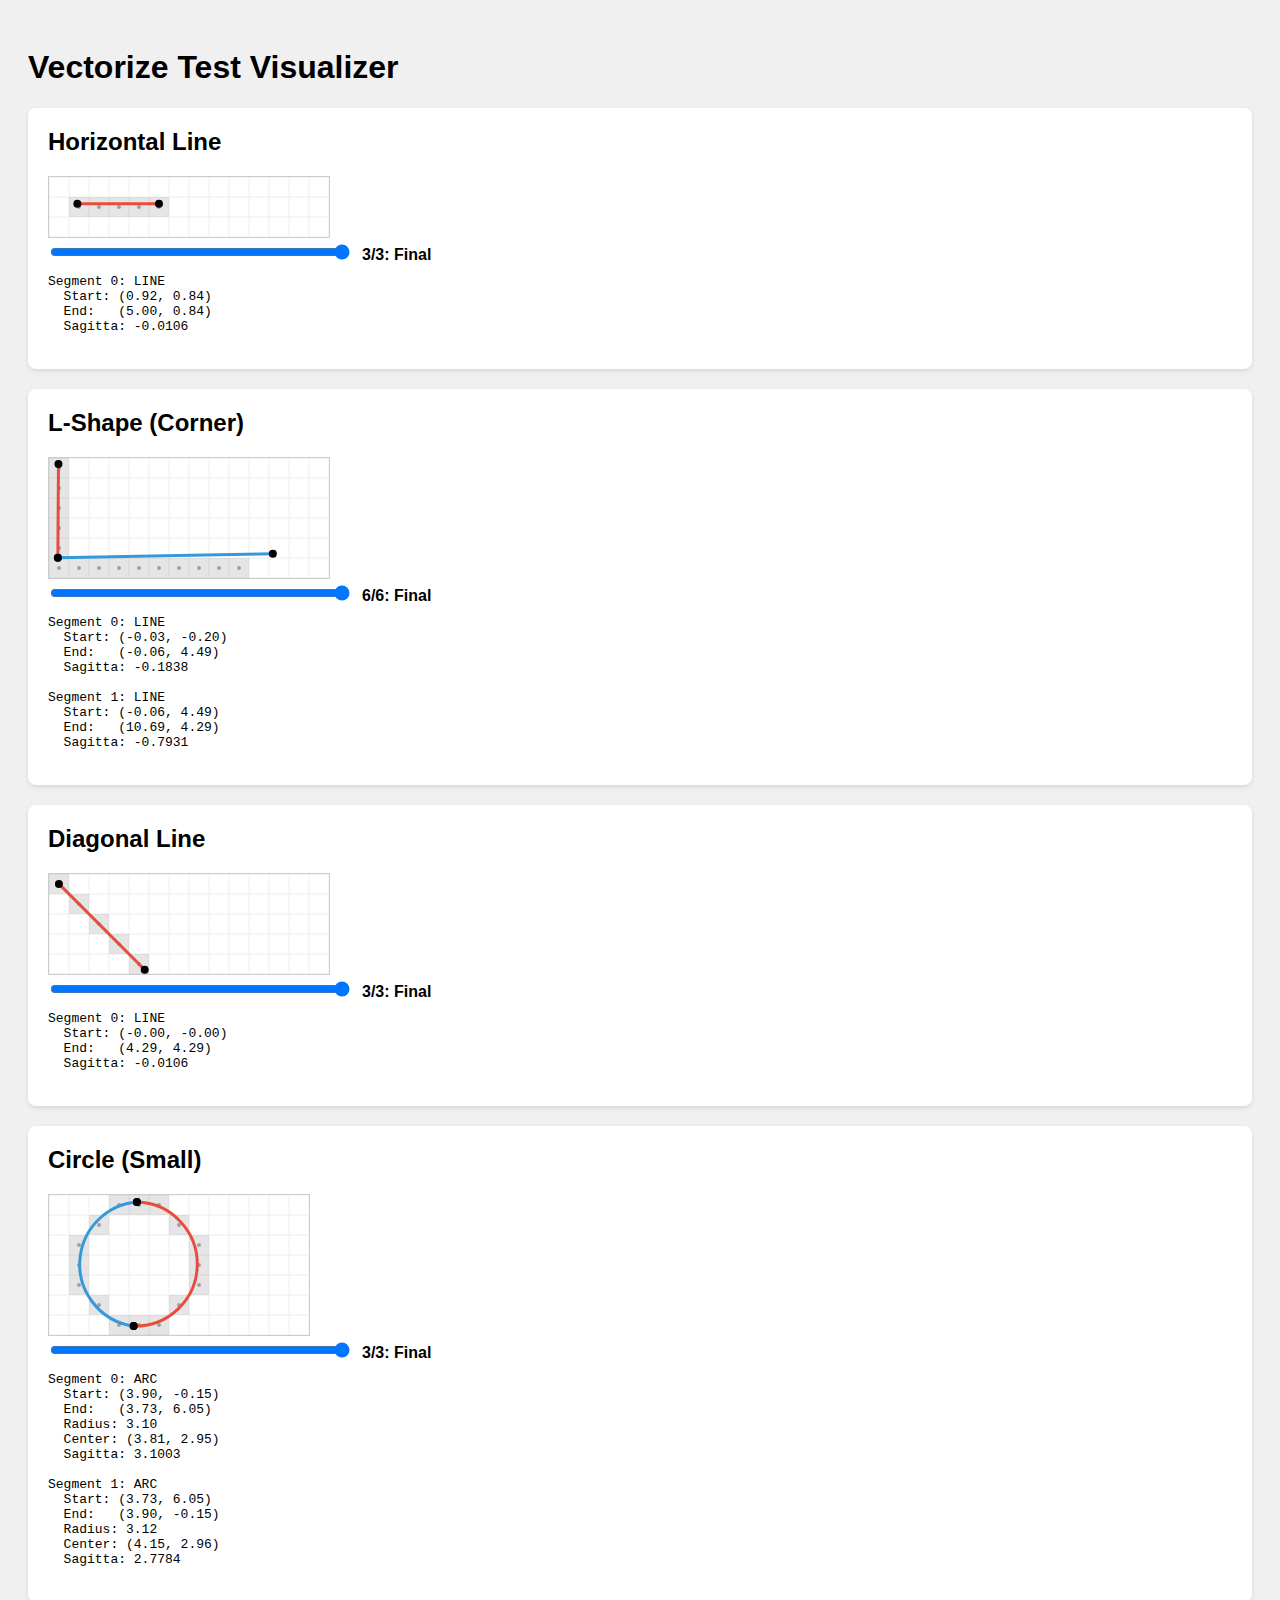
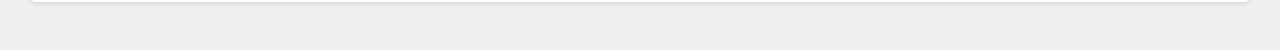
<file: web/browser-app/test_visualizer.html>
<!DOCTYPE html>
<html lang="en">
<head>
    <meta charset="UTF-8">
    <meta name="viewport" content="width=device-width, initial-scale=1.0">
    <title>Vectorize Test Visualizer</title>
    <style>
        body {
            font-family: sans-serif;
            background: #f0f0f0;
            padding: 20px;
        }
        .test-case {
            background: white;
            padding: 20px;
            margin-bottom: 20px;
            border-radius: 8px;
            box-shadow: 0 2px 4px rgba(0,0,0,0.1);
        }
        h2 { margin-top: 0; }
        canvas {
            border: 1px solid #ccc;
            image-rendering: pixelated; /* Keep pixels sharp */
        }
        .controls {
            margin-bottom: 10px;
        }
    </style>
</head>
<body>
    <h1>Vectorize Test Visualizer</h1>
    <div id="container"></div>
    <script type="module" src="./test_visualizer_bundle.js"></script>
</body>
</html>
</file>
